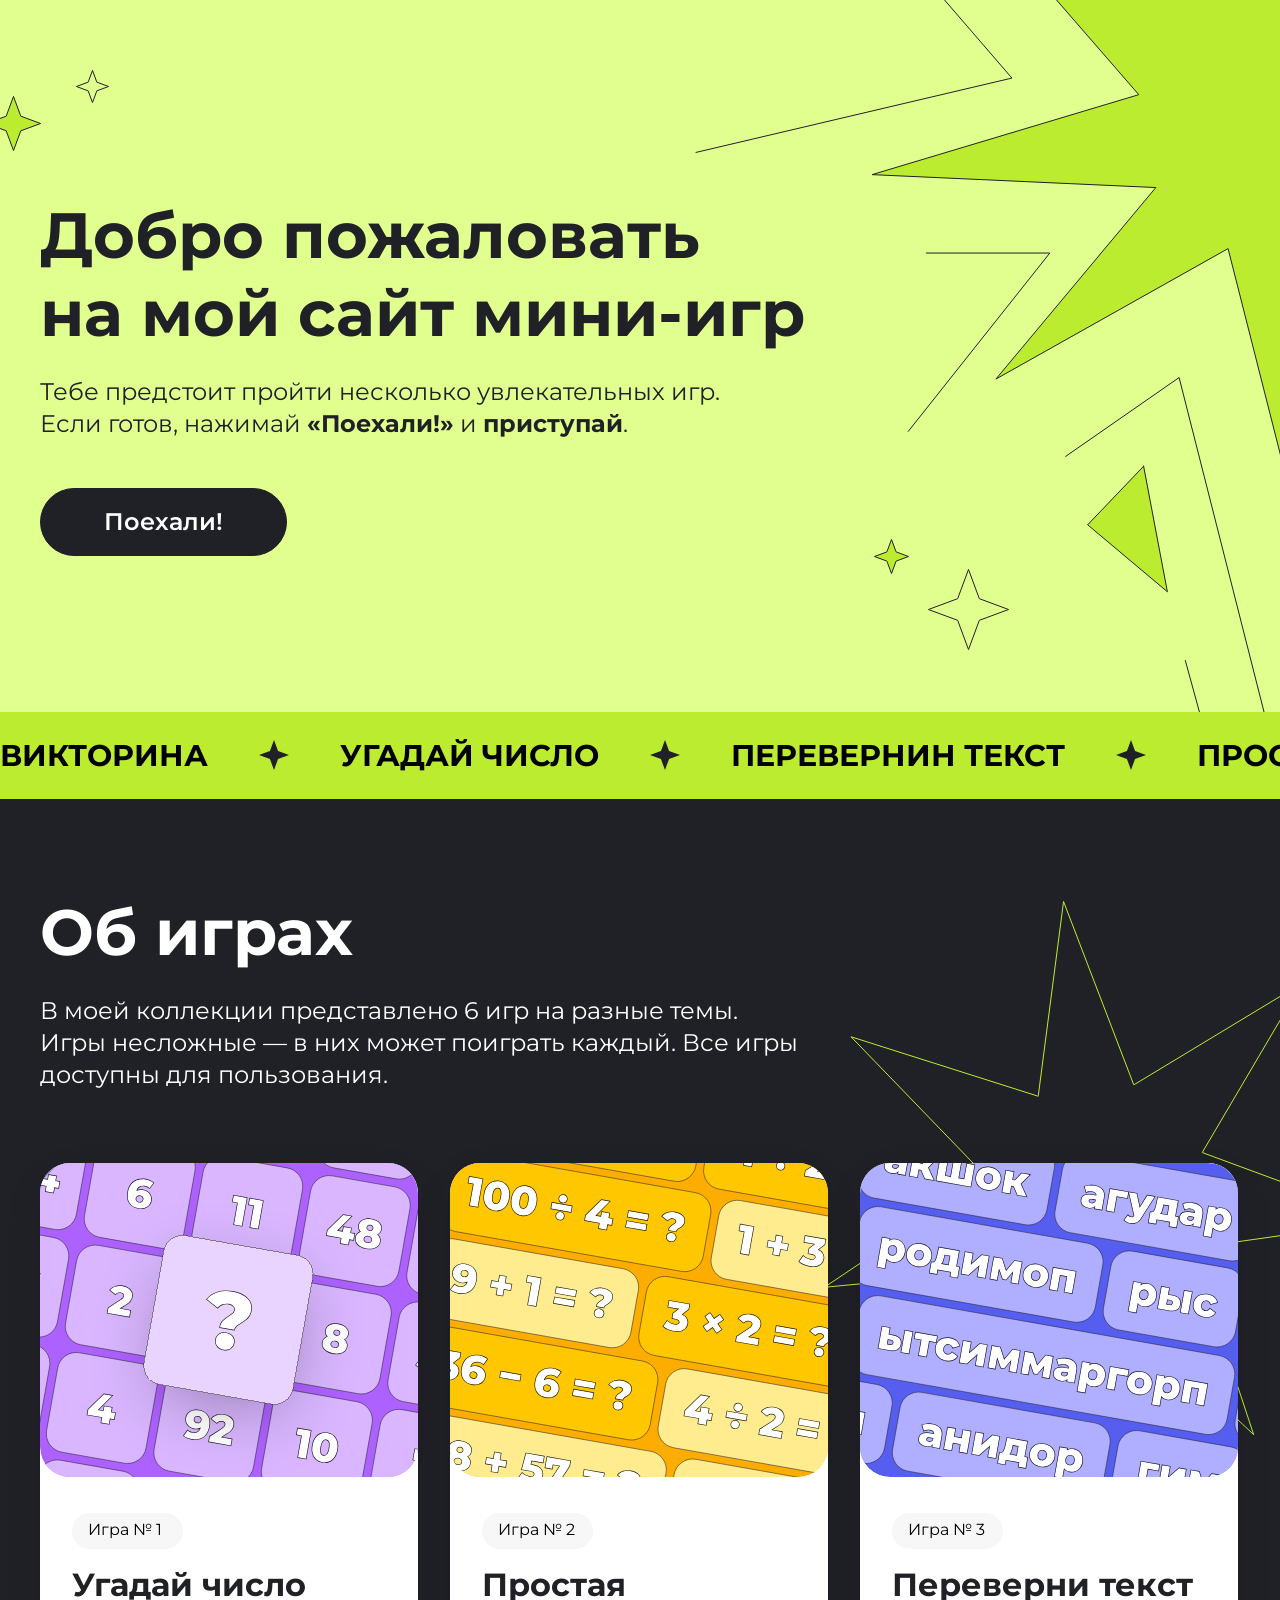
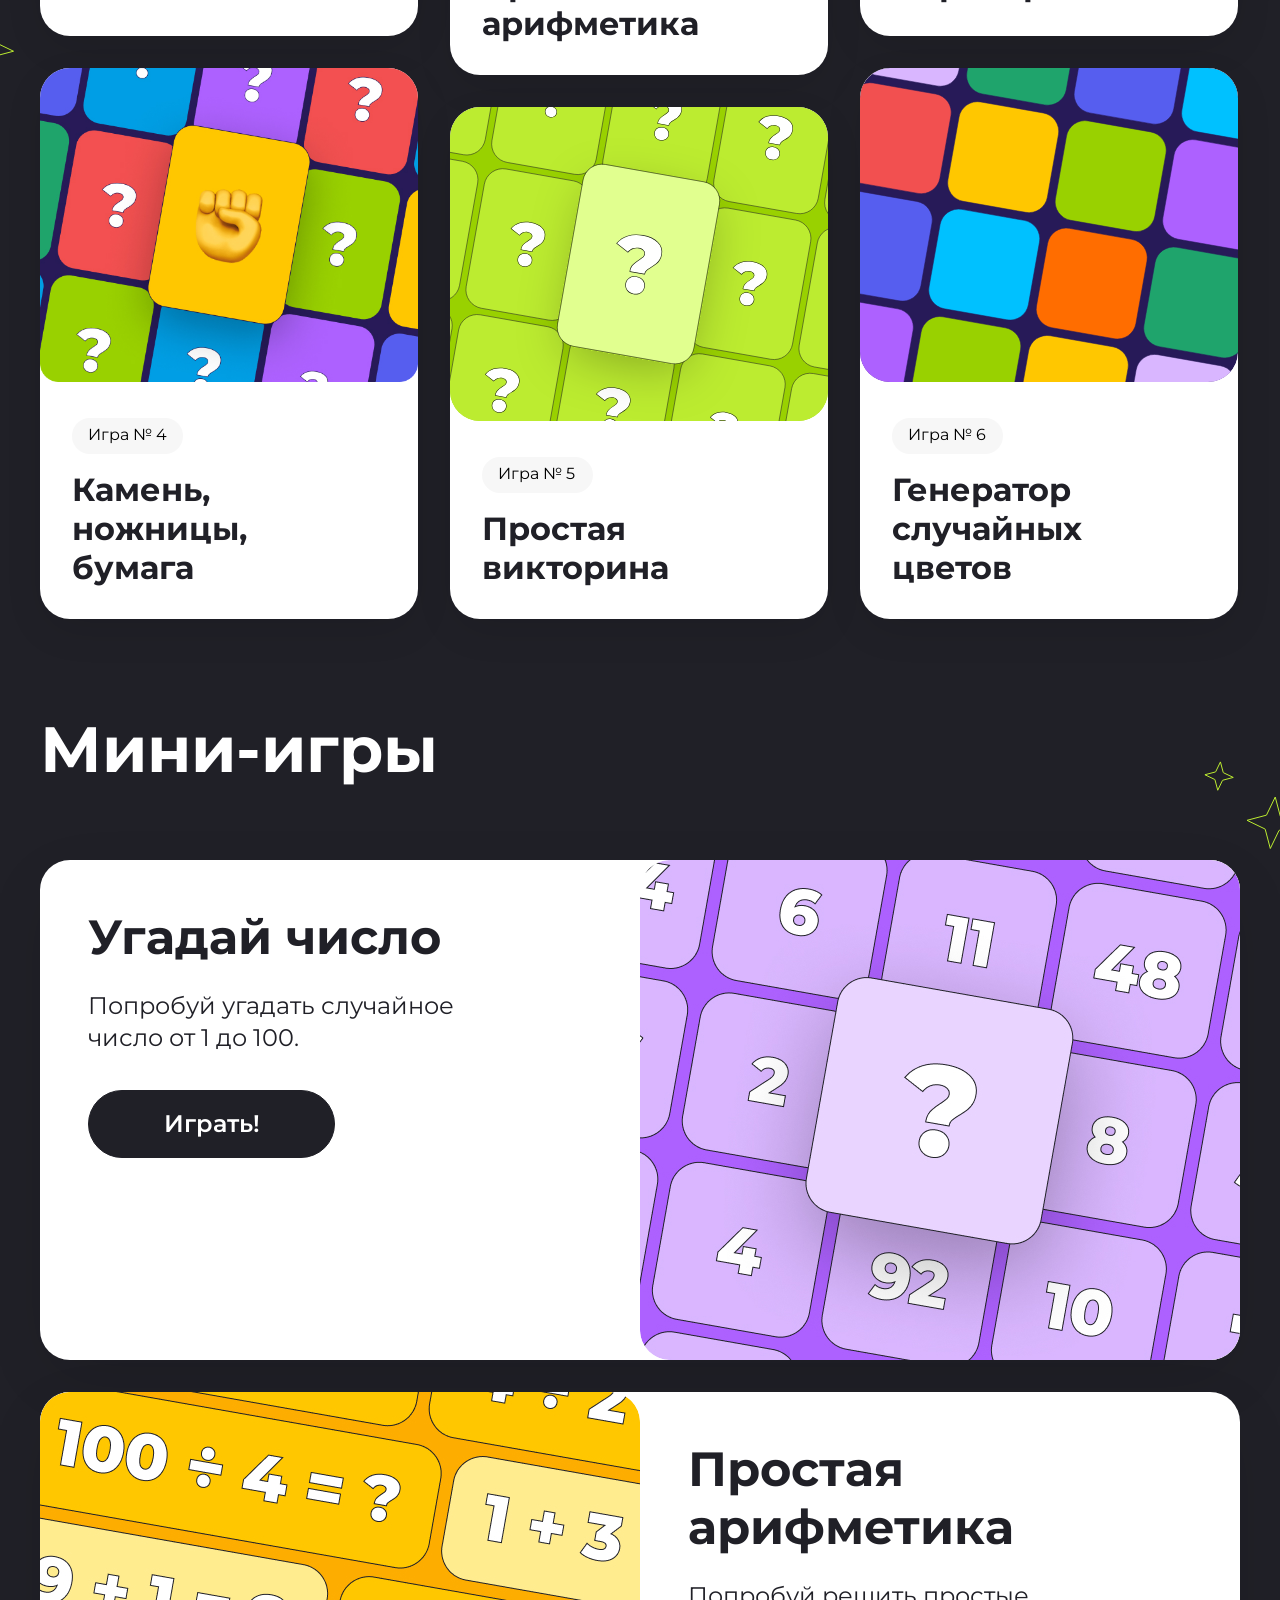
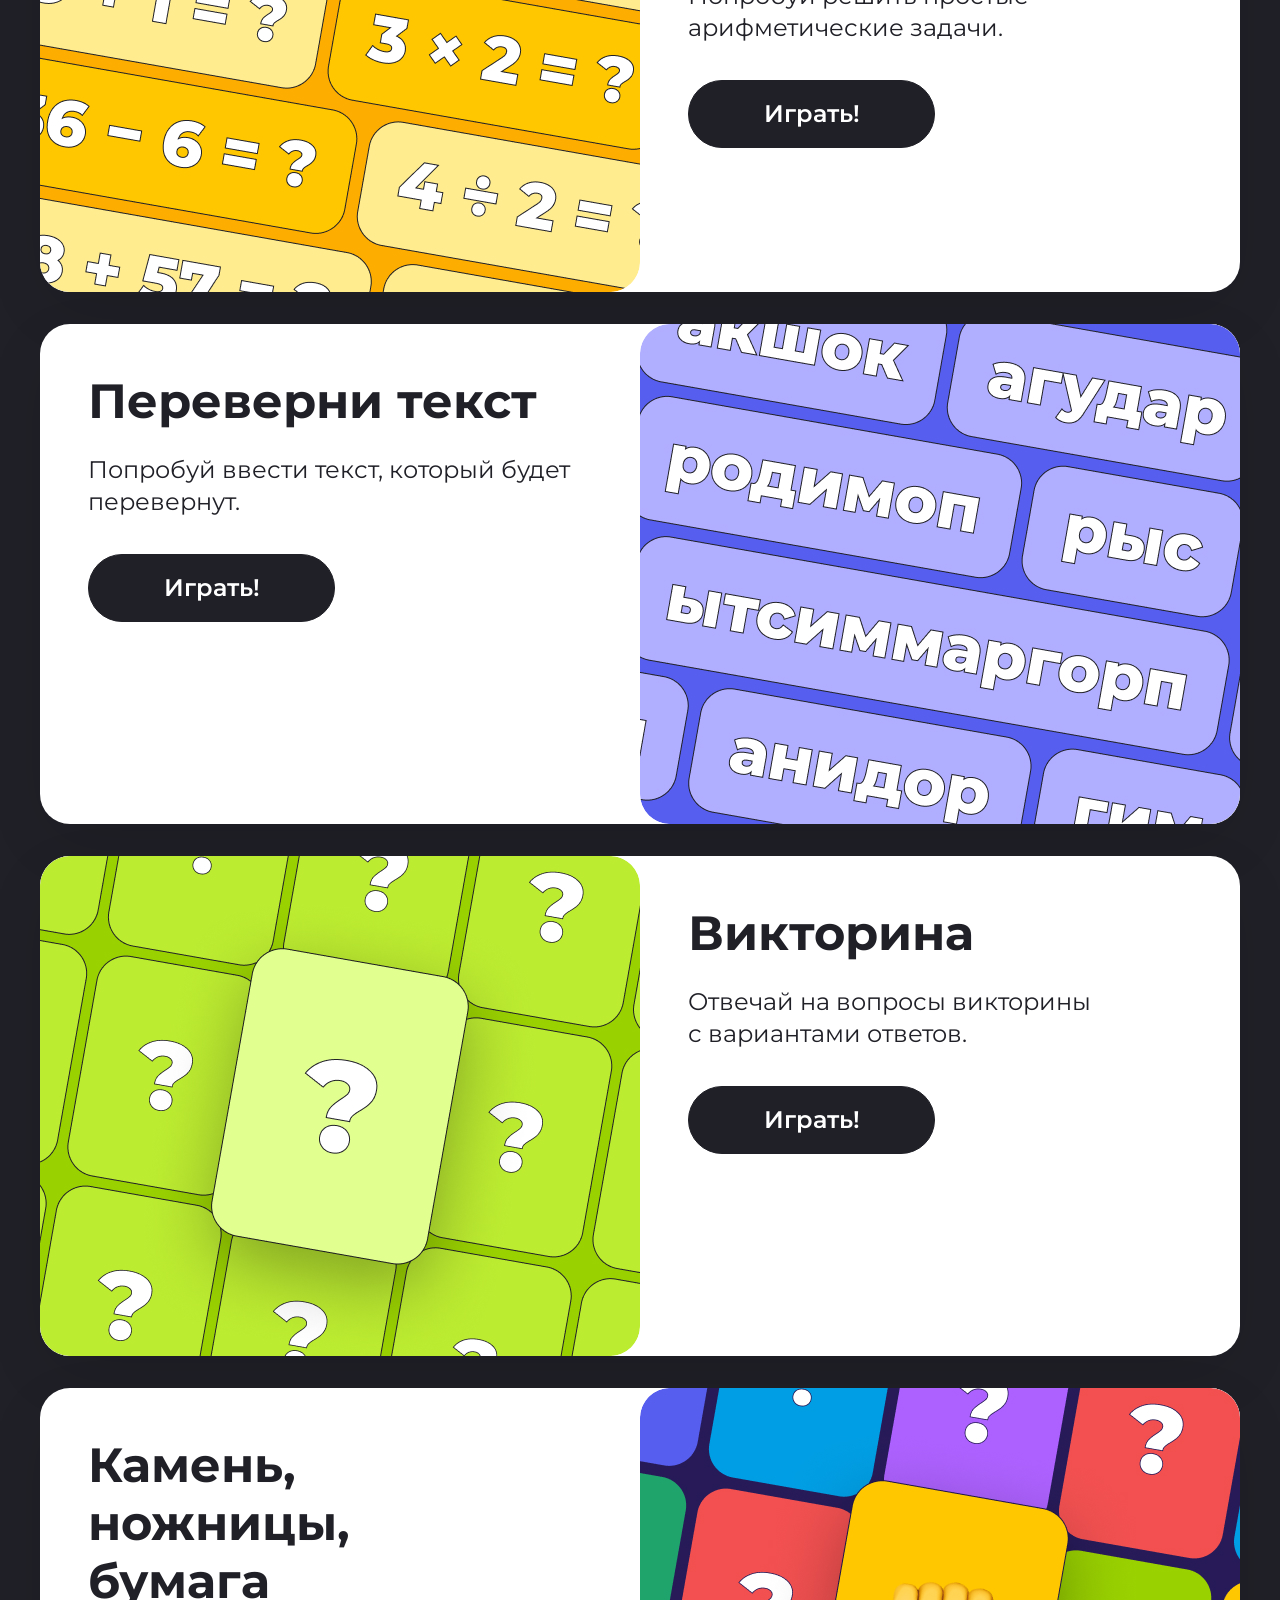
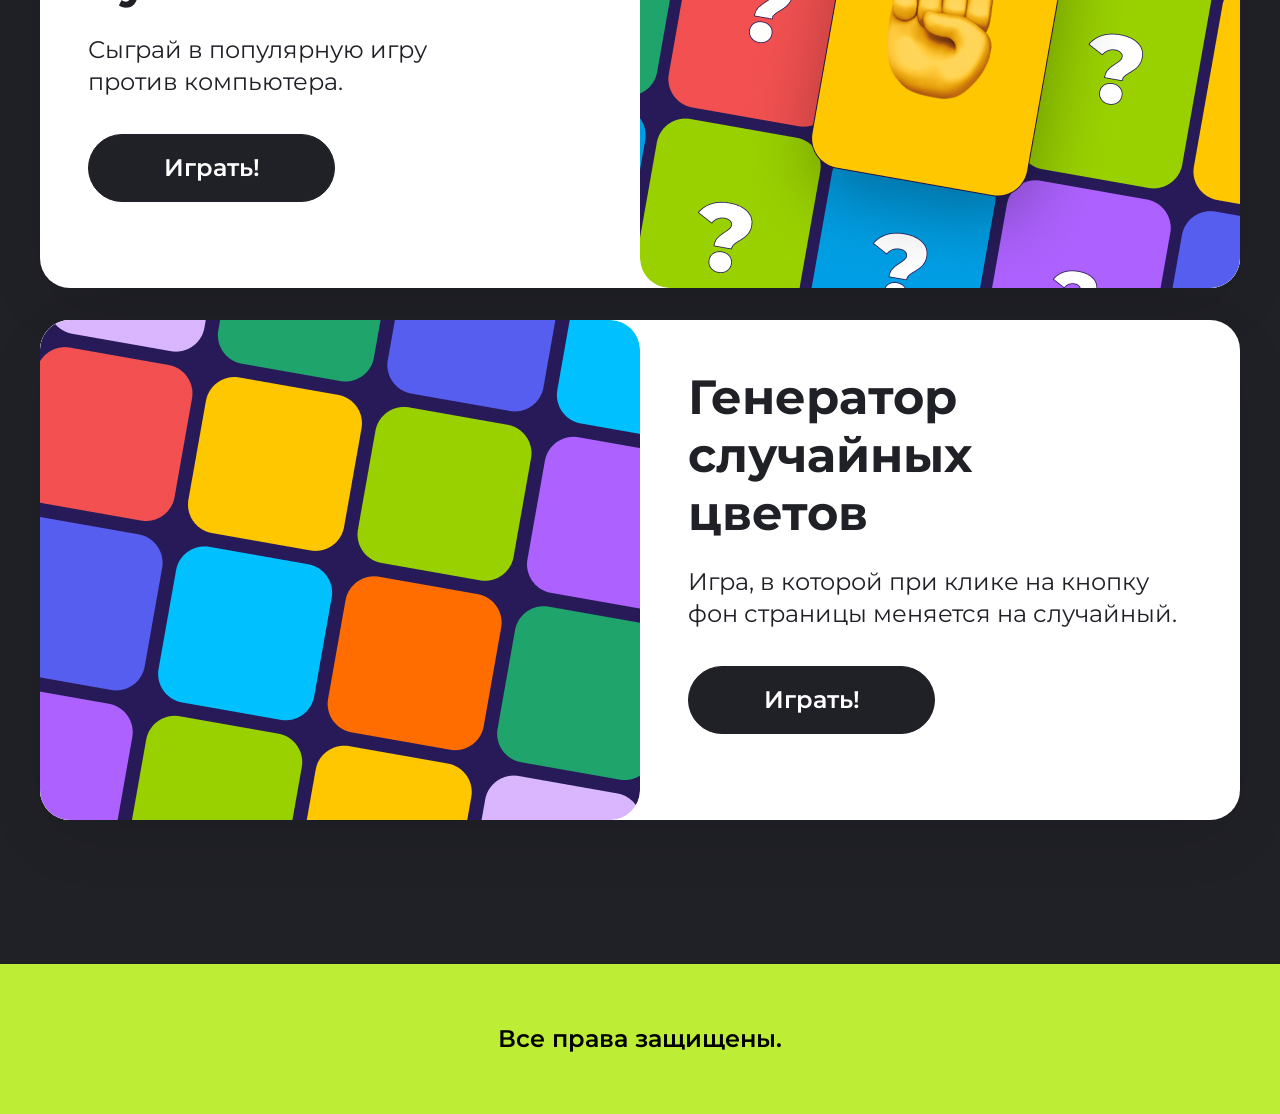
<file: index.html>
<!doctype html>
<html lang="en">
<head>
    <meta charset="UTF-8">
    <meta name="viewport"
          content="width=device-width, user-scalable=no, initial-scale=1.0, maximum-scale=1.0, minimum-scale=1.0">
    <meta http-equiv="X-UA-Compatible" content="ie=edge">
    <link rel="preconnect" href="https://fonts.googleapis.com">
    <link rel="preconnect" href="https://fonts.gstatic.com" crossorigin>
    <link href="https://fonts.googleapis.com/css2?family=Montserrat:ital,wght@0,100..900;1,100..900&display=swap"
          rel="stylesheet">
    <link rel="stylesheet" href="style.css">
    <script src="game.js" defer></script>
    <title>Мини-Игры</title>
</head>
<body>
<div class="hero">
    <div class="big-star big-star--des">
        <img class="big-star__img" src="./img/Group%201597880565.svg" alt="">
    </div>
    <div class="big-star big-star--mob">
        <img class="big-star__img" src="./img/Vector.svg" alt="">
    </div>
    <div class="hero__inner">
        <div class="mini-star mini-star--flooded">
            <img class="mini-star__img" src="./img/Star%202.svg" alt="">
        </div>
        <div class="mini-star mini-star--empty">
            <img class="mini-star__img" src="./img/Star%203.svg" alt="">
        </div>
        <div class="mini-star mini-star--empty-big">
            <img class="mini-star__img" src="./img/Star%204.svg" alt="">
        </div>
        <div class="mini-star mini-star--empty-two">
            <img class="mini-star__img" src="./img/Star%205.svg" alt="">
        </div>
        <div class="hero__content">
            <div class="hero__title">
                <h1 class="hero__title-text">Добро пожаловать <br>на мой сайт мини-игр</h1>
                <p class="hero__description">Тебе предстоит пройти несколько увлекательных игр. Если готов, нажимай
                    <strong>«Поехали!»</strong> и <strong>приступай</strong>.</p>
            </div>
            <div class="hero__start">
                <a href="#games" class="hero__start-button hero__start--dis">Поехали!</a>
                <a href="#game1" class="hero__start-button hero__start--mob">Поехали!</a>
            </div>
        </div>
    </div>
    <nav class="marquee">
        <div class="marquee__list">
            <div class="marquee__item"><a class="marquee__name" href="#">ВИКТОРИНА</a></div>
            <div class="marquee__star"><img class="marquee__star-img" src="./img/Star36.svg" alt="star"/></div>
            <div class="marquee__item"><a class="marquee__name" href="#">УГАДАЙ ЧИСЛО</a></div>
            <div class="marquee__star"><img class="marquee__star-img" src="./img/Star36.svg" alt="star"/></div>
            <div class="marquee__item"><a class="marquee__name" href="#">ПЕРЕВЕРНИН ТЕКСТ</a></div>
            <div class="marquee__star"><img class="marquee__star-img" src="./img/Star36.svg" alt="star"/></div>
            <div class="marquee__item"><a class="marquee__name" href="#">ПРОСТАЯ АРИФМЕТИКА</a></div>
            <div class="marquee__star"><img class="marquee__star-img" src="./img/Star36.svg" alt="star"/></div>
            <div class="marquee__item"><a class="marquee__name" href="#">КАМЕНЬ, НОЖНИЦЫ, БУМАГА</a></div>
            <div class="marquee__star"><img class="marquee__star-img" src="./img/Star36.svg" alt="star"/></div>
            <div class="marquee__item"><a class="marquee__name" href="#">ГЕНЕРАТОР СЛУЧАЙНЫХ ЦВЕТОВ</a></div>
            <div class="marquee__star"><img class="marquee__star-img" src="./img/Star36.svg" alt="star"/></div>
            <!-- Повторяющиеся элементы для бесконечной прокрутки -->
            <div class="marquee__item"><a class="marquee__name" href="#">ВИКТОРИНА</a></div>
            <div class="marquee__star"><img class="marquee__star-img" src="./img/Star36.svg" alt="star"/></div>
            <div class="marquee__item"><a class="marquee__name" href="#">УГАДАЙ ЧИСЛО</a></div>
            <div class="marquee__star"><img class="marquee__star-img" src="./img/Star36.svg" alt="star"/></div>
            <div class="marquee__item"><a class="marquee__name" href="#">ПЕРЕВЕРНИН ТЕКСТ</a></div>
<!--            <div class="marquee__star"><img class="marquee__star-img" src="./img/Star36.svg" alt="star"/></div>-->
            <div class="marquee__star"><img class="marquee__star-img" src="./img/Star36.svg" alt="star"/></div>
            <div class="marquee__item"><a class="marquee__name" href="#">ПРОСТАЯ АРИФМЕТИКА</a></div>
            <div class="marquee__star"><img class="marquee__star-img" src="./img/Star36.svg" alt="star"/></div>
            <div class="marquee__item"><a class="marquee__name" href="#">КАМЕНЬ, НОЖНИЦЫ, БУМАГА</a></div>
            <div class="marquee__star"><img class="marquee__star-img" src="./img/Star36.svg" alt="star"/></div>
            <div class="marquee__item"><a class="marquee__name" href="#">ГЕНЕРАТОР СЛУЧАЙНЫХ ЦВЕТОВ</a></div>
            <div class="marquee__star"><img class="marquee__star-img" src="./img/Star36.svg" alt="star"/></div>
        </div>
    </nav>
</div>

<main class="main">
    <div class="big-star big-star--two">
        <img class="big-star__img" src="./img/BigStar2.svg" alt="">
    </div>
    <section class="games">
        <div class="games__inner">
            <div class="mini-star mini-star--empty-three">
                <img class="mini-star__img" src="./img/Star%2011.svg" alt="">
            </div>
            <div class="mini-star mini-star--empty-four">
                <img class="mini-star__img" src="./img/Star%2012.svg" alt="">
            </div>
            <div class="main__content">
                <div class="main__content-title">
                    <h2 id="games" class="main__content-title-text">Об играх</h2>
                    <p class="main__content-description">В моей коллекции представлено 6 игр на разные темы. <br>Игры
                        несложные — в них может поиграть каждый. Все игры доступны для пользования.</p>
                </div>
                <div class="main__content-container">
                    <div class="main__content-column">
                        <a class="main__content-item" href="#game1">
                            <div class="main__content-item-img">
                                <img src="./img/game1.svg" alt="Game 1">
                            </div>
                            <div class="main__content-item-text">
                                <div class="main__content-item-number">Игра № 1</div>
                                <h3 class="main__content-item-name">Угадай число</h3>
                            </div>
                        </a>
                        <a class="main__content-item" href="#game4">
                            <div class="main__content-item-img">
                                <img src="./img/game4.jpg" alt="Game 4">
                            </div>
                            <div class="main__content-item-text">
                                <div class="main__content-item-number">Игра № 4</div>
                                <h3 class="main__content-item-name">Камень, ножницы, <br> бумага</h3>
                            </div>
                        </a>
                    </div>
                    <div class="main__content-column">
                        <a class="main__content-item" href="#game2">
                            <div class="main__content-item-img">
                                <img src="./img/game2.svg" alt="Game 2">
                            </div>
                            <div class="main__content-item-text">
                                <div class="main__content-item-number">Игра № 2</div>
                                <h3 class="main__content-item-name">Простая арифметика</h3>
                            </div>
                        </a>
                        <a class="main__content-item" href="#game5">
                            <div class="main__content-item-img">
                                <img src="./img/game5.svg" alt="Game 5">
                            </div>
                            <div class="main__content-item-text">
                                <div class="main__content-item-number">Игра № 5</div>
                                <h3 class="main__content-item-name">Простая викторина</h3>
                            </div>
                        </a>
                    </div>
                    <div class="main__content-column">
                        <a class="main__content-item" href="#game3">
                            <div class="main__content-item-img">
                                <img src="./img/game3.svg" alt="Game 3">
                            </div>
                            <div class="main__content-item-text">
                                <div class="main__content-item-number">Игра № 3</div>
                                <h3 class="main__content-item-name">Переверни текст</h3>
                            </div>
                        </a>
                        <a class="main__content-item" href="#game6">
                            <div class="main__content-item-img">
                                <img src="./img/game6.svg" alt="Game 6">
                            </div>
                            <div class="main__content-item-text">
                                <div class="main__content-item-number">Игра № 6</div>
                                <h3 class="main__content-item-name">Генератор случайных цветов</h3>
                            </div>
                        </a>
                    </div>
                </div>
            </div>
        </div>
    </section>

    <section class="mini-games">
        <div class="mini-games__inner">
            <div class="mini-star mini-star--empty-five">
                <img class="mini-star__img" src="./img/Star%2011.svg" alt="">
            </div>
            <div class="mini-star mini-star--empty-six">
                <img class="mini-star__img" src="./img/Star%2012.svg" alt="">
            </div>
            <div class="mini-games__container">
                <h2 class="mini-games__title">Мини-игры</h2>
                <article class="mini-games__item mini-games__item--left">
                    <div class="mini-games__content">
                        <div class="mini-games__text">
                            <h3 class="mini-games__name">Угадай число</h3>
                            <p class="mini-games__description">Попробуй угадать случайное <br> число от 1 до 100.</p>
                            <div class="mini-games__start">
                                <a onclick=randomNumberGame() href="    " class="mini-games__start-button">Играть!</a>
                            </div>
                        </div>
                    </div>
                    <div class="mini-games__img">
                        <img id="game1" src="./img/game1.jpg" alt="Game 1">
                    </div>
                </article>
                <article class="mini-games__item mini-games__item--right">
                    <div class="mini-games__content">
                        <div class="mini-games__text">
                            <h3 class="mini-games__name">Простая арифметика</h3>
                            <p class="mini-games__description">Попробуй решить простые арифметические задачи.</p>
                            <div class="mini-games__start">
                                <a onclick=simpleArithmeticGame() href="" class="mini-games__start-button">Играть!</a>
                            </div>
                        </div>
                    </div>
                    <div class="mini-games__img">
                        <img id="game2" src="./img/game2.jpg" alt="Game 2">
                    </div>
                </article>
                <article class="mini-games__item mini-games__item--left">
                    <div class="mini-games__content">
                        <div class="mini-games__text">
                            <h3 class="mini-games__name">Переверни текст</h3>
                            <p class="mini-games__description">Попробуй ввести текст, который будет перевернут.</p>
                            <div class="mini-games__start">
                                <a onclick=turnTheTextOver() href="" class="mini-games__start-button">Играть!</a>
                            </div>
                        </div>
                    </div>
                    <div class="mini-games__img">
                        <img id="game3" src="./img/game3.jpg" alt="Game 3">
                    </div>
                </article>
                <article class="mini-games__item mini-games__item--right">
                    <div class="mini-games__content">
                        <div class="mini-games__text">
                            <h3 class="mini-games__name">Викторина</h3>
                            <p class="mini-games__description">Отвечай на вопросы викторины <br> с вариантами ответов.
                            </p>
                            <div class="mini-games__start">
                                <a onclick=runQuiz() href="" class="mini-games__start-button">Играть!</a>
                            </div>
                        </div>
                    </div>
                    <div class="mini-games__img">
                        <img id="game5" src="./img/game5.jpg" alt="Game 5">
                    </div>
                </article>
                <article class="mini-games__item mini-games__item--left">
                    <div class="mini-games__content">
                        <div class="mini-games__text">
                            <h3 class="mini-games__name">Камень, <br> ножницы, <br> бумага</h3>
                            <p class="mini-games__description">Сыграй в популярную игру <br>против компьютера.</p>
                            <div class="mini-games__start">
                                <a onclick=rockPaperScissors() href="" class="mini-games__start-button">Играть!</a>
                            </div>
                        </div>
                    </div>
                    <div class="mini-games__img">
                        <img id="game4" src="./img/game4.jpg" alt="Game 4">
                    </div>
                </article>
                <article class="mini-games__item mini-games__item--right">
                    <div class="mini-games__content">
                        <div class="mini-games__text">
                            <h3 class="mini-games__name">Генератор случайных <br> цветов</h3>
                            <p class="mini-games__description">Игра, в которой при клике на кнопку фон страницы меняется
                                на случайный.</p>
                            <div class="mini-games__start">
                                <a id="colorGameButton" href="" class="mini-games__start-button">Играть!</a>
                            </div>
                        </div>
                    </div>
                    <div class="mini-games__img">
                        <img id="game6" src="./img/game6.jpg" alt="Game 6">
                    </div>
                </article>
            </div>
        </div>
    </section>
</main>

<footer class="footer">
    <div class="footer__content">
        <h3 class="footer__title">Все права защищены.</h3>
    </div>
</footer>
<script>
    const buttonElement = document.querySelector('#colorGameButton');
    const mainElement = document.querySelector('.main');
    const colorArray = [
        "color-red",
        "color-blue",
        "color-green",
        "color-purple",
        "color-orange",
        "color-yellow",
        "color-gray",
        "color-custom"
    ];
    let colorIndex = 0;
    let currentClass = null;

    buttonElement.addEventListener('click', () => {
        event.preventDefault();

        if(currentClass) {
            mainElement.classList.remove(currentClass);
        }

        currentClass = colorArray[colorIndex];
        mainElement.classList.add(currentClass);

        colorIndex = (colorIndex + 1) % colorArray.length;
    })
</script>
</body>
</html>
</file>
<file: style.css>
* {
  padding: 0;
  margin: 0;
  box-sizing: border-box;
}

body {
  font-family: "Montserrat", serif;
  font-optical-sizing: auto;
  font-style: normal;
  overflow-x: hidden;
}

input, button, textarea, select, optgroup {
  font-family: inherit;
}

.container {
  max-width: 1440px;
  margin: 0 auto;
  padding: 0 8px;
}

html {
  scroll-behavior: smooth;
}

.hero {
  background-color: #E1FF8F;
  width: 100%;
  background-size: cover;
  background-position: center;
}
.hero__inner {
  max-width: 1240px;
  margin: 0 auto;
  position: relative;
  padding: 0 20px;
}
.hero__title {
  display: inline-flex;
  flex-direction: column;
  align-items: flex-start;
  gap: 24px;
  margin-top: 196px;
}
.hero__title-text {
  max-width: 769px;
  color: #202027;
  font-size: 64px;
  font-style: normal;
  font-weight: 700;
  line-height: normal;
}
.hero__description {
  max-width: 720px;
  color: #202027;
  font-size: 24px;
  font-style: normal;
  font-weight: 400;
  line-height: 32px;
  text-align: left;
}
.hero__start {
  margin-top: 48px;
}
.hero__start-button {
  display: flex;
  width: 247px;
  padding: 16px 28px;
  justify-content: center;
  align-items: center;
  gap: 10px;
  border-radius: 60px;
  border: 1px solid #202027;
  background: #202027;
  color: #FFF;
  text-align: center;
  font-size: 24px;
  font-style: normal;
  font-weight: 600;
  line-height: 141.688%;
}
.hero__start-button:hover {
  background-color: white;
  color: black;
}

.hero__start--mob {
  display: none;
}

.big-star {
  position: absolute;
  top: 0;
  right: 0;
  height: auto;
}
.big-star--mob {
  display: none;
}
.big-star--des {
  width: 585px;
}
.big-star__img {
  width: 100%;
  height: auto;
}

.big-star--two {
  top: 100px;
}

.mini-star {
  height: auto;
}
.mini-star--flooded {
  position: absolute;
  left: -35px;
  top: 95px;
}
.mini-star--empty {
  position: absolute;
  left: 55px;
  top: 69px;
}
.mini-star--empty-big {
  position: absolute;
  right: 250px;
  top: 568px;
}
.mini-star--empty-two {
  position: absolute;
  right: 350px;
  top: 538px;
}
.mini-star--empty-three {
  position: absolute;
  left: -73px;
  top: 760px;
}
.mini-star--empty-four {
  position: absolute;
  left: -60px;
  top: 822px;
}
.mini-star--empty-five {
  position: absolute;
  right: 25px;
  top: 120px;
}
.mini-star--empty-six {
  position: absolute;
  right: -40px;
  top: 155px;
}
.mini-star__img {
  width: 100%;
  height: auto;
}

.marquee {
  width: 100%;
  background-color: #BCEC30;
  overflow: hidden;
  padding: 27px 0;
  margin-top: 156px;
  position: relative;
}
.marquee:hover {
  animation-play-state: paused;
}
.marquee__list {
  display: flex;
  align-items: center;
  gap: 51px;
  animation: marquee 30s linear infinite;
  width: max-content;
}
.marquee__item a {
  font-weight: 700;
  font-size: 30px;
  text-decoration: none;
  color: #000;
  white-space: nowrap;
  line-height: 110%;
}
.marquee__star {
  flex-shrink: 0;
  display: flex;
  align-items: center;
}
.marquee__star-img {
  width: 30px;
  height: 30px;
}

@keyframes marquee {
  0% {
    transform: translateX(0%);
  }
  100% {
    transform: translateX(-50%);
  }
}
.main {
  background-color: #202027;
  position: relative;
  transition: background-color 0.5s ease;
}
.main__content-title {
  padding-top: 94px;
}
.main__content-title-text {
  color: #FFF;
  font-size: 64px;
  font-style: normal;
  font-weight: 700;
  line-height: normal;
}
.main__content-description {
  max-width: 788px;
  color: #FFF;
  font-size: 24px;
  font-style: normal;
  font-weight: 400;
  line-height: 32px;
  margin-top: 24px;
}
.main__content-container {
  display: flex;
  flex-wrap: wrap;
  gap: 32px;
  margin-top: 72px;
  position: relative;
}
.main__content-column {
  display: flex;
  flex-direction: column;
  gap: 32px;
  width: 100%;
  max-width: 378px;
  flex-grow: 1;
}
.main__content-item {
  border-radius: 30px;
  background: #FFF;
  box-shadow: 0 12.612px 42.251px -7.567px rgba(0, 0, 0, 0.13);
  display: block;
  width: 378px;
  transition: transform 0.3s ease;
}
.main__content-item:hover {
  transform: scale(1.05);
}
.main__content-item-img img {
  width: 100%;
  height: 314px;
  object-fit: cover;
  border-top-left-radius: 30px;
  border-top-right-radius: 30px;
}
.main__content-item-text {
  display: flex;
  flex-direction: column;
  gap: 16px;
  padding: 32px;
}
.main__content-item-name {
  color: #202027;
  font-size: 32px;
  font-style: normal;
  font-weight: 700;
  line-height: normal;
  align-self: stretch;
}
.main__content-item-number {
  width: 111px;
  text-wrap: nowrap;
  height: 36px;
  display: flex;
  padding: 8px 16px 10px 16px;
  align-items: center;
  border-radius: 52px;
  background: #F7F7F7;
  color: black;
  font-size: 16px;
}

.games {
  margin-bottom: 21px;
}
.games__inner {
  max-width: 1240px;
  margin: 0 auto;
  position: relative;
  padding: 0 20px;
}

.mini-games {
  padding-bottom: 144px;
}
.mini-games__inner {
  max-width: 1240px;
  margin: 0 auto;
  position: relative;
  padding: 0 20px;
}
.mini-games__container {
  display: flex;
  flex-direction: column;
  gap: 32px;
}
.mini-games__title {
  color: #FFF;
  font-size: 64px;
  font-weight: 700;
  line-height: normal;
  margin-top: 70px;
  margin-bottom: 40px;
}
.mini-games__item {
  display: flex;
  justify-content: space-between;
  background: #FFF;
  box-shadow: 0 20px 67px -12px rgba(0, 0, 0, 0.13);
  border-radius: 30px;
  align-items: stretch;
  min-height: 500px;
  max-width: 100%;
}
.mini-games__item--left {
  flex-direction: row;
}
.mini-games__item--right {
  flex-direction: row-reverse;
}
.mini-games__content {
  flex: 1 1 50%;
  padding: 48px;
  flex-direction: column;
  align-items: flex-start;
  gap: 10px;
  box-sizing: border-box;
}
.mini-games__name {
  color: #202027;
  font-size: 48px;
  font-weight: 700;
  line-height: normal;
  word-break: break-word;
}
.mini-games__description {
  color: #202027;
  font-size: 24px;
  font-weight: 400;
  line-height: 32px;
  margin-top: 24px;
}
.mini-games__img {
  flex: 1 1 50%;
  max-width: 100%;
  height: auto;
  display: flex;
  border-radius: 30px;
}
.mini-games__img img {
  width: 100%;
  height: 100%;
  object-fit: cover;
  border-radius: 30px;
}
.mini-games__start {
  margin-top: 36px;
}
.mini-games__start-button {
  display: flex;
  width: 247px;
  padding: 16px 28px;
  justify-content: center;
  align-items: center;
  gap: 10px;
  border-radius: 60px;
  border: 1px solid #202027;
  background: #202027;
  color: #FFF;
  text-align: center;
  font-size: 24px;
  font-style: normal;
  font-weight: 600;
  line-height: 141.688%;
}
.mini-games__start-button:hover {
  background: #0056b3;
}

.footer {
  width: 100%;
  height: 150px;
  flex-shrink: 0;
  background: #BDED35;
}
.footer__content {
  display: flex;
  align-items: center;
  justify-content: center;
  height: 100%;
}
.footer__title {
  color: #000;
  font-size: 24px;
  font-style: normal;
  font-weight: 600;
  line-height: normal;
}

a {
  text-decoration: none;
}

@media (max-width: 767px) {
  .hero__content {
    display: flex;
    flex-direction: column;
    align-items: center;
  }
  .hero__title {
    align-items: center;
    margin-top: 147px;
  }
  .hero__title-text {
    text-align: center;
    font-size: 40px;
    font-style: normal;
    font-weight: 700;
    line-height: normal;
  }
  .hero__description {
    max-width: 296px;
    width: 100%;
    color: #202027;
    text-align: justify;
    font-size: 16px;
    font-style: normal;
    font-weight: 400;
    line-height: normal;
  }
  .hero__start {
    margin-top: 36px;
  }
  .big-star--mob {
    display: block;
  }
  .big-star--two {
    display: none;
  }
  .marquee {
    width: 100%;
    background-color: #BCEC30;
    overflow: hidden;
    padding: 16px 0;
    margin-top: 131px;
    position: relative;
  }
  .marquee__name {
    font-size: 16px;
    font-weight: 700;
    letter-spacing: 0.64px;
    text-transform: uppercase;
  }
  .marquee__list {
    gap: 27px;
  }
  .marquee__item a {
    font-size: 16px;
  }
  .marquee__star {
    display: block;
    width: 20px;
  }
  .marquee__star-img {
    width: 19px;
    height: 19px;
  }
  .hero__start-button {
    font-size: 16px;
    width: 285px;
  }
  .hero__start--dis {
    display: none;
  }
  .hero__start--mob {
    display: block;
  }
  .games {
    display: none;
  }
  .mini-games {
    padding-bottom: 49px;
  }
  .mini-games__item {
    display: flex;
    flex-direction: column-reverse;
    align-items: flex-start;
    background: #FFF;
    box-shadow: 0 20px 67px -12px rgba(0, 0, 0, 0.13);
  }
  .mini-games__content {
    display: flex;
    padding: 33px;
    width: 100%;
    flex-direction: column;
    justify-content: space-between;
    box-sizing: border-box;
  }
  .mini-games__container {
    display: flex;
    flex-direction: column;
    gap: 32px;
  }
  .mini-games--right {
    flex-direction: column;
  }
  .mini-games__img {
    display: flex;
    width: 385px;
    height: 285px;
  }
  .mini-games__title {
    font-size: 40px;
    font-style: normal;
    font-weight: 700;
    line-height: normal;
    margin-top: 48px;
    margin-bottom: 24px;
  }
  .mini-games__name {
    font-size: 32px;
    font-style: normal;
    font-weight: 700;
    line-height: normal;
  }
  .mini-games__description {
    font-size: 16px;
    font-style: normal;
    font-weight: 400;
    line-height: normal;
    margin-top: 16px;
  }
  .mini-games__start {
    display: flex;
    justify-content: center;
    margin-top: 32px;
  }
  .mini-games__text {
    width: 100%;
  }
  .big-star--des {
    display: none;
  }
  .big-star-mob {
    display: flex;
    flex-direction: column;
    align-items: self-end;
    position: absolute;
    height: auto;
    right: 0;
  }
  .mini-star--empty-five {
    display: none;
  }
  .mini-star--empty-six {
    display: none;
  }
  .mini-star--flooded {
    position: absolute;
    left: 40px;
    top: 95px;
    height: auto;
  }
  .mini-star--empty {
    position: absolute;
    left: 110px;
    top: 69px;
    height: auto;
  }
  .mini-star--empty-big {
    position: absolute;
    right: 0;
    top: 580px;
    height: auto;
  }
  .mini-star--empty-two {
    position: absolute;
    right: 60px;
    top: 550px;
    height: auto;
  }
  .mini-star__img {
    width: 50%;
    height: auto;
  }
  .hero__start-button:hover {
    background-color: #000;
    color: white;
  }
  .mini-games__start-button {
    font-size: 16px;
    width: 100%;
  }
  .mini-games__content {
    padding: 29px 29px 32px 29px;
    border-radius: 27.222px;
  }
  .mini-games__container {
    gap: 24px;
  }
  .mini-games__inner {
    padding: 0 16px;
  }
  .footer {
    height: 100px;
  }
  .footer__title {
    font-size: 16px;
  }
}
.color-red {
  background-color: #e74c3c;
}

.color-blue {
  background-color: #3498db;
}

.color-green {
  background-color: #2ecc71;
}

.color-purple {
  background-color: #9b59b6;
}

.color-orange {
  background-color: #e67e22;
}

.color-yellow {
  background-color: #f1c40f;
}

.color-gray {
  background-color: #95a5a6;
}

.color-custom {
  background-color: #202027;
}

/*# sourceMappingURL=style.css.map */
</file>
